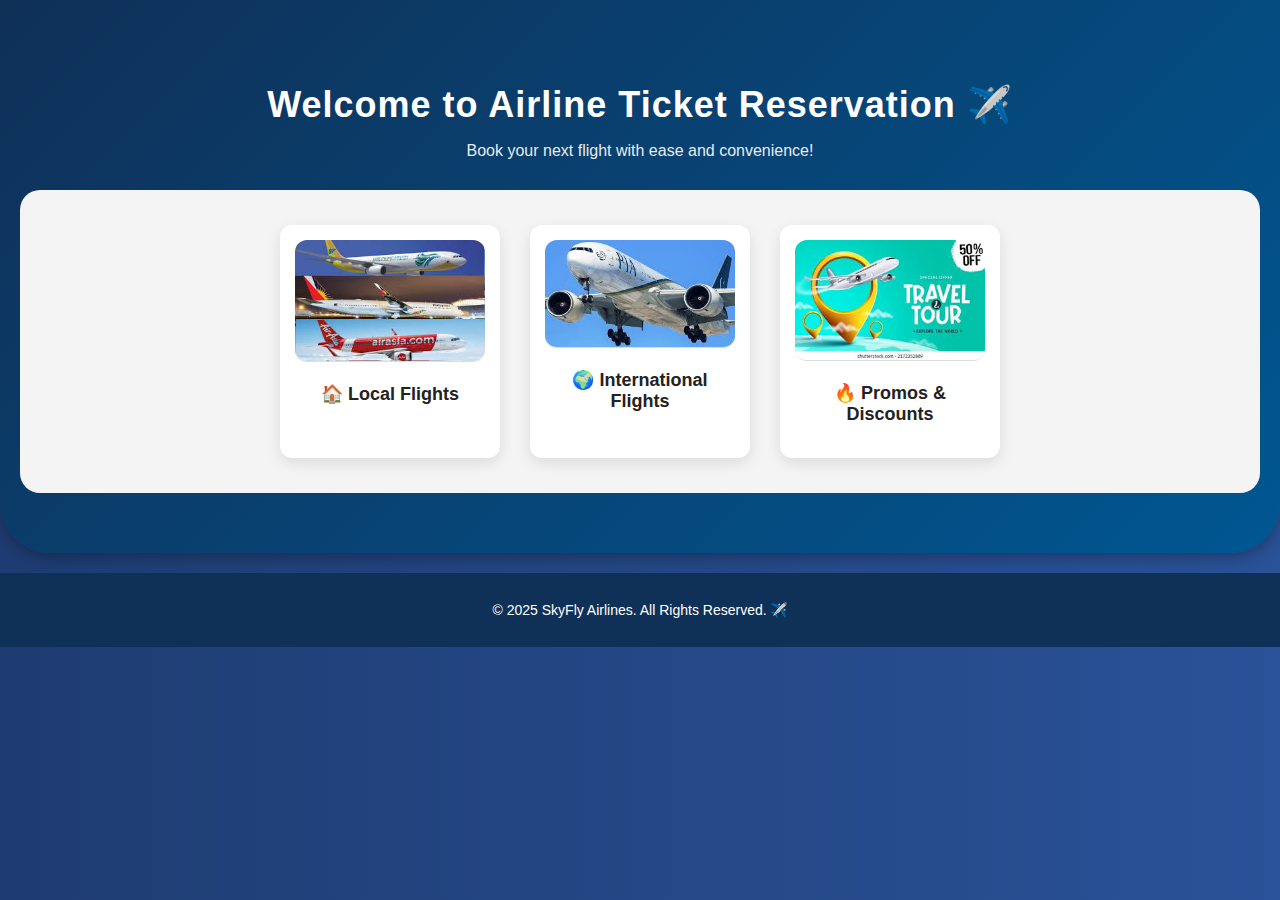
<file: index.html>
<!DOCTYPE html>
<html lang="en">

<head>
    <meta charset="UTF-8">
    <meta name="viewport" content="width=device-width, initial-scale=1.0">
    <title>Welcome to Airline Ticketing</title>
    <style>
        * {
            box-sizing: border-box;
        }

        body {
            font-family: 'Segoe UI', Tahoma, Geneva, Verdana, sans-serif;
            margin: 0;
            padding: 0;
            background: linear-gradient(to right, #1e3c72, #2a5298);
            text-align: center;
            color: white;
        }

        .welcome-container {
            padding: 60px 20px;
            background: linear-gradient(135deg, #0f3057, #005792);
            color: white;
            box-shadow: 0 4px 15px rgba(0, 0, 0, 0.3);
            border-radius: 0 0 50px 50px;
        }

        .welcome-container h1 {
            font-size: 36px;
            margin-bottom: 10px;
            letter-spacing: 1px;
        }

        .welcome-container p {
            font-size: 16px;
            opacity: 0.9;
        }

        .category-container {
            background-color: #f4f4f4;
            display: flex;
            justify-content: center;
            flex-wrap: wrap;
            margin-top: 30px;
            padding: 20px 10px;
            border-radius: 20px;
        }

        .category-item {
            background: white;
            border-radius: 12px;
            padding: 15px;
            margin: 15px;
            text-decoration: none;
            color: #333;
            text-align: center;
            width: 220px;
            max-width: 90%;
            box-shadow: 0 5px 15px rgba(0, 0, 0, 0.1);
            transition: transform 0.3s ease-in-out, box-shadow 0.3s;
        }

        .category-item img {
            width: 100%;
            max-height: 160px;
            object-fit: cover;
            border-bottom: 1px solid #ddd;
            margin-bottom: 12px;
            border-radius: 12px;
        }

        .category-item h3 {
            margin-top: 5px;
            font-size: 18px;
            color: rgb(36, 33, 33);
        }

        .category-item:hover {
            transform: scale(1.05);
            box-shadow: 0 8px 25px rgba(0, 0, 0, 0.2);
            background: #007bff;
            color: white;
        }

        .category-item:active {
            transform: scale(0.98);
        }

        .footer {
            background-color: #0f3057;
            color: white;
            padding: 15px 10px;
            font-size: 14px;
            margin-top: 20px;
        }

        @media (max-width: 768px) {
            .welcome-container h1 {
                font-size: 28px;
            }

            .welcome-container p {
                font-size: 15px;
            }

            .category-container {
                flex-direction: column;
                align-items: center;
            }

            .category-item {
                width: 100%;
                max-width: 350px;
            }

            .category-item img {
                height: auto;
            }
        }
    </style>
</head>

<body>

    <section class="welcome-container">
        <h1>Welcome to Airline Ticket Reservation ✈️</h1>
        <p>Book your next flight with ease and convenience!</p>

        <div class="category-container">
            <a href="local1.html" class="category-item">
                <img src="1.jpg" alt="Local Flights">
                <h3>🏠 Local Flights</h3>
            </a>
            <a href="international1.html" class="category-item">
                <img src="2.jpg" alt="International Flights">
                <h3>🌍 International Flights</h3>
            </a>
            <a href="ins.html" class="category-item">
                <img src="3.jpg" alt="Promos & Discounts">
                <h3>🔥 Promos & Discounts</h3>
            </a>
        </div>
    </section>

    <footer class="footer">
        <p>&copy; 2025 SkyFly Airlines. All Rights Reserved. ✈️</p>
    </footer>

</body>

</html>
</file>
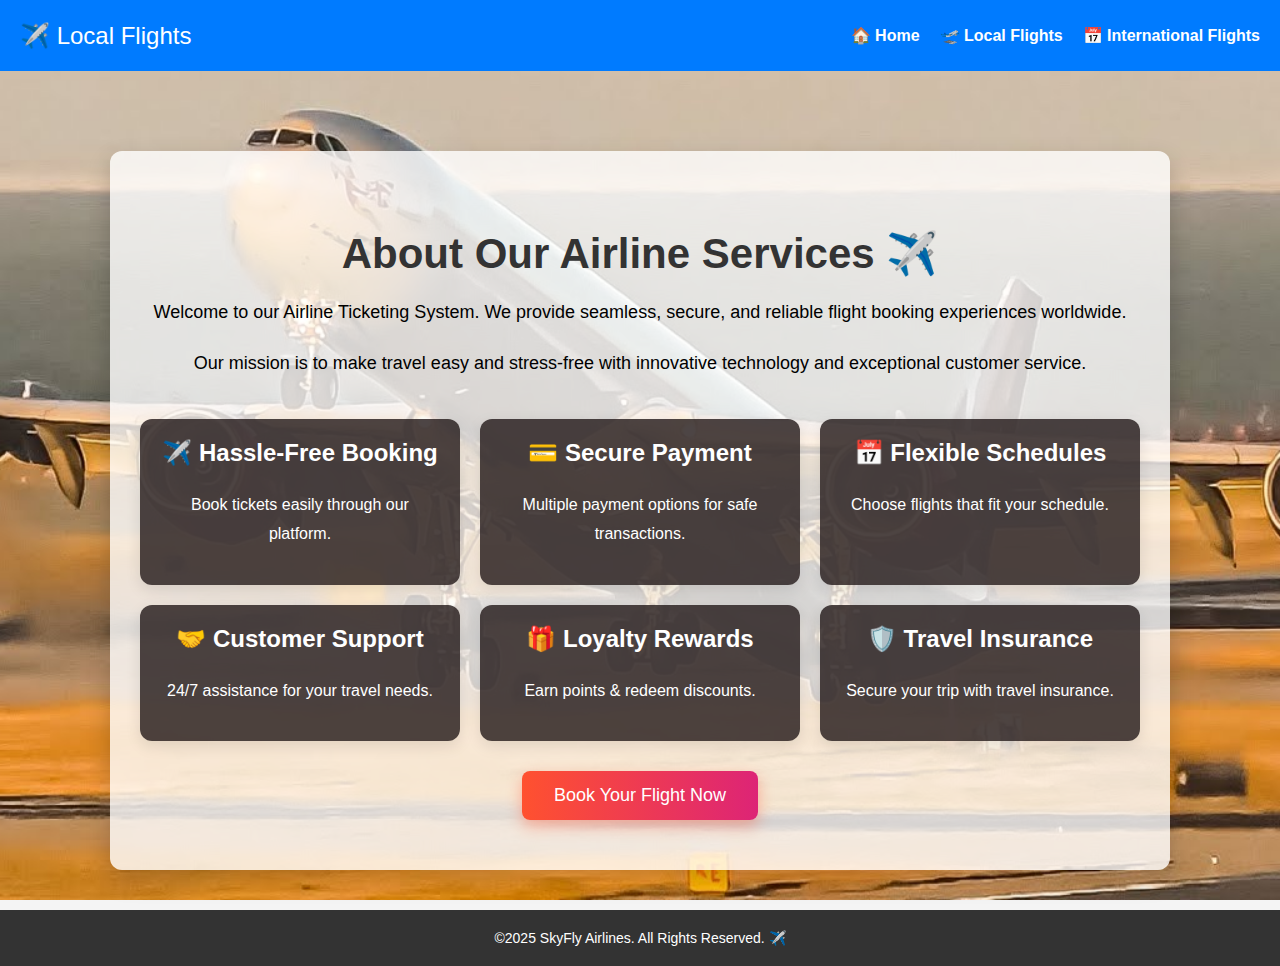
<file: aboutus.html>
<!DOCTYPE html>
<html lang="en">

<head>
    <meta charset="UTF-8">
    <meta name="viewport" content="width=device-width, initial-scale=1.0">
    <title>About Us - Airline Ticketing System</title>
    <link rel="stylesheet" href="about.css">
</head>

<body>
    <nav class="navbar">
        <div class="logo">✈️ Local Flights</div>
        <ul class="nav-links">
            <li><a href="index.html">🏠 Home</a></li>
            <li><a href="local.html">🛫 Local Flights</a></li>
            <li><a href="international.html">📅 International Flights</a></li>
            
        </ul>
    </nav>

    <div class="container">
        <h1>About Our Airline Services ✈️</h1>
        <p>
            Welcome to our Airline Ticketing System. We provide seamless, secure, and reliable
            flight booking experiences worldwide.
        </p>
        <p>
            Our mission is to make travel easy and stress-free with innovative technology and exceptional customer service.
        </p>

        <div class="services">
            <div class="service-box"><h3>✈️ Hassle-Free Booking</h3><p>Book tickets easily through our platform.</p></div>
            <div class="service-box"><h3>💳 Secure Payment</h3><p>Multiple payment options for safe transactions.</p></div>
            <div class="service-box"><h3>📅 Flexible Schedules</h3><p>Choose flights that fit your schedule.</p></div>
            <div class="service-box"><h3>🤝 Customer Support</h3><p>24/7 assistance for your travel needs.</p></div>
            <div class="service-box"><h3>🎁 Loyalty Rewards</h3><p>Earn points & redeem discounts.</p></div>
            <div class="service-box"><h3>🛡️ Travel Insurance</h3><p>Secure your trip with travel insurance.</p></div>
        </div>

        <a href="index.html" class="btn">Book Your Flight Now</a>
    </div>

    <footer>
        &copy;2025 SkyFly Airlines. All Rights Reserved. ✈️
    </footer>
</body>

</html>
</file>
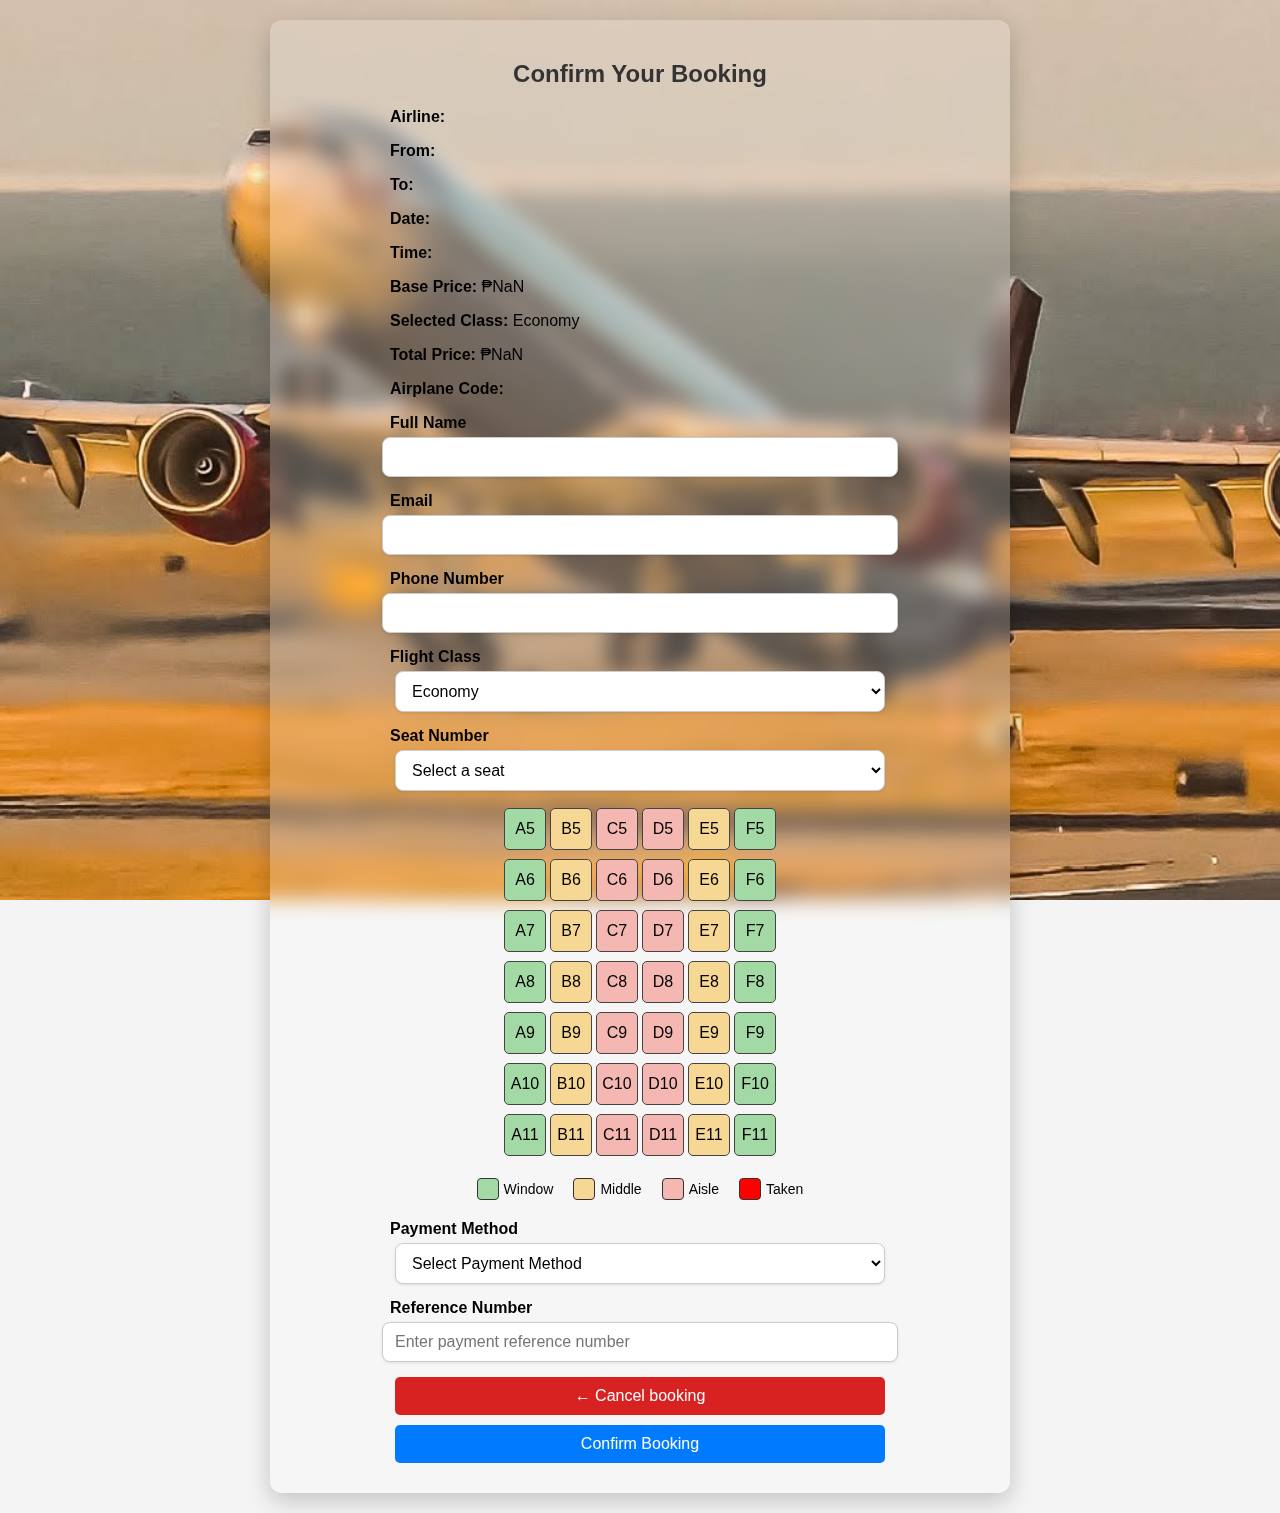
<file: booking.html>
<!DOCTYPE html>
<html lang="en">
<head>
  <meta charset="UTF-8" />
  <meta name="viewport" content="width=device-width, initial-scale=1.0"/>
  <title>Flight Booking</title>
  <style>
    body {
      font-family: Arial, sans-serif;
      background-color: #f4f4f4;
      margin: 0;
      padding: 0;
     
    }
    .bg-container {
      position: fixed;
      top: 0;
      left: 0;
      width: 100%;
      height: 100%;
      z-index: -1;
    }
    .bg-slide {
      position: absolute;
      width: 100%;
      height: 100%;
      background-position: center;
      background-repeat: no-repeat;
      background-size: cover;
      opacity: 0;
      transition: opacity 1s ease-in-out;
    }

    .bg-slide.active {
      opacity: 1;
    }

    .container {
      width: 900px;
      max-width: 700px;
      margin: 20px auto;
      background: rgba(255, 255, 255, 0.2);
      backdrop-filter: blur(10px);
      padding: 20px;
      border-radius: 12px;
      box-shadow: 0 8px 24px rgba(0, 0, 0, 0.2);
    }

    h2 {
      text-align: center;
      color: #333;
    }

    .form-group {
      margin-bottom: 15px;
    }

    label {
      font-weight: bold;
      display: block;
      margin-left: 100px;
    }

    input, select {
      display: block;
      width: 70%;
      padding: 10px 12px;
      margin: 5px auto;
      border: 1px solid #ccc;
      border-radius: 8px;
      font-size: 16px;
      background-color: #fff;
      box-shadow: 0 1px 3px rgba(0, 0, 0, 0.1);
    }

    .btn {
      background-color: #007bff;
      color: white;
      padding: 10px 15px;
      border: none;
      border-radius: 5px;
      cursor: pointer;
      width: 70%;
      display: block;
      margin: 10px auto;
      text-align: center;
      font-size: 16px;
    }

    .back-btn {
      background-color: rgb(216, 34, 34);
      margin-top: 10px;
    }

    .payment-details {
      display: none;
      width: 70%;
      padding: 10px 12px;
      margin: 5px auto;
      border: 1px solid #ccc;
      border-radius: 8px;
      background-color: antiquewhite;
    }

    .seat-row {
      display: flex;
      justify-content: center;
      margin-bottom: 5px;
    }

    .seat {
      width: 40px;
      height: 40px;
      border-radius: 5px;
      margin: 2px;
      text-align: center;
      line-height: 40px;
      border: 1px solid #444;
      cursor: pointer;
    }

    .seat.taken {
      background-color: gray;
      border-color: #666;
      cursor: not-allowed;
      text-decoration: line-through;
      color: red;
      font-weight: bold;
      opacity: 0.8;
    }

    .seat.window { background-color: #a3d9a5; }
    .seat.middle { background-color: #f7d794; }
    .seat.aisle { background-color: #f5b7b1; }

    .legend {
      display: flex;
      justify-content: center;
      margin: 20px 0;
    }

    .legend-item {
      display: flex;
      align-items: center;
      margin: 0 10px;
      font-size: 14px;
    }

    .legend-color {
      width: 20px;
      height: 20px;
      margin-right: 5px;
      border-radius: 4px;
      border: 1px solid #333;
    }

    .window-color { background-color: #a3d9a5; }
    .middle-color { background-color: #f7d794; }
    .aisle-color { background-color: #f5b7b1; }
    .taken-color { background-color: red; }
    #flightDetails{
        margin-left: 100px;
    }
  </style>
</head>
<body>
  <div class="bg-container">
    <div class="bg-slide active" style="background-image: url('4.jpg');"></div>
    <div class="bg-slide" style="background-image: url('5.jpg');"></div>
    <div class="bg-slide" style="background-image: url('6.jpg');"></div>
  </div>
  <div class="container">
    <h2>Confirm Your Booking</h2>
    <div id="flightDetails">
      <p><strong>Airline:</strong> <span id="airLine"></span></p>
      <p><strong>From:</strong> <span id="from"></span></p>
      <p><strong>To:</strong> <span id="to"></span></p>
      <p><strong>Date:</strong> <span id="date"></span></p>
      <p><strong>Time:</strong> <span id="time"></span></p>
      <p><strong>Base Price:</strong> ₱<span id="basePrice"></span></p>
      <p><strong>Selected Class:</strong> <span id="selectedClass">Economy</span></p>
      <p><strong>Total Price:</strong> ₱<span id="totalPrice"></span></p>
      <p><strong>Airplane Code:</strong> <span id="code"></span></p>
    </div>

    <form id="bookingForm">
      <div class="form-group">
        <label for="name">Full Name</label>
        <input type="text" id="name" required />
      </div>
      <div class="form-group">
        <label for="email">Email</label>
        <input type="email" id="email" required />
      </div>
      <div class="form-group">
        <label for="phone">Phone Number</label>
        <input type="tel" id="phone" required />
      </div>
      <div class="form-group">
        <label for="class">Flight Class</label>
        <select id="class" onchange="updatePrice()">
          <option value="Economy">Economy</option>
          <option value="Business">Business</option>
          <option value="First Class">First Class</option>
        </select>
      </div>
      <div class="form-group">
        <label for="seat">Seat Number</label>
        <select id="seat" required>
          <option value="">Select a seat</option>
        </select>
      </div>

      <div id="seatMap"></div>

      <div class="legend">
        <div class="legend-item"><div class="legend-color window-color"></div>Window</div>
        <div class="legend-item"><div class="legend-color middle-color"></div>Middle</div>
        <div class="legend-item"><div class="legend-color aisle-color"></div>Aisle</div>
        <div class="legend-item"><div class="legend-color taken-color"></div>Taken</div>
      </div>

      <div class="form-group">
        <label for="payment">Payment Method</label>
        <select id="payment">
          <option value="">Select Payment Method</option>
          <option value="GCash">GCash</option>
          <option value="Bank Transfer">Bank Transfer</option>
          <option value="PayPal">PayPal</option>
        </select>
      </div>
      <div id="paymentDetails" class="payment-details">
        <p><strong>Send Payment To:</strong></p>
        <p id="paymentInfo"></p>
      </div>
      <div class="form-group">
        <label for="reference">Reference Number</label>
        <input type="text" id="reference" placeholder="Enter payment reference number" required />
      </div>
      <button type="button" class="btn back-btn" onclick="window.location.href='index.html'">← Cancel booking</button>
      <button type="submit" class="btn">Confirm Booking</button>
    </form>
  </div>

  <script>
        const slides = document.querySelectorAll('.bg-slide');
  let current = 0;

  setInterval(() => {
    slides[current].classList.remove('active');
    current = (current + 1) % slides.length;
    slides[current].classList.add('active');
  }, 10000); 

    const params = new URLSearchParams(window.location.search);
    let basePrice = parseFloat(params.get("price"));
    const airplaneCode = params.get("code");
    const storageKey = `bookedSeats_${airplaneCode}`;
    const bookedSeats = JSON.parse(localStorage.getItem(storageKey) || "[]");

    document.getElementById("from").textContent = params.get("from");
    document.getElementById("to").textContent = params.get("to");
    document.getElementById("airLine").textContent = params.get("airLine");
    document.getElementById("date").textContent = params.get("date");
    document.getElementById("time").textContent = params.get("time");
    document.getElementById("basePrice").textContent = basePrice.toFixed(2);
    document.getElementById("totalPrice").textContent = basePrice.toFixed(2);
    document.getElementById("code").textContent = airplaneCode;

    function updatePrice() {
      const selectedClass = document.getElementById("class").value;
      let newPrice = basePrice;

      if (selectedClass === "Business") newPrice *= 1.3;
      else if (selectedClass === "First Class") newPrice *= 1.5;

      document.getElementById("totalPrice").textContent = newPrice.toFixed(2);
      document.getElementById("selectedClass").textContent = selectedClass;

      generateSeatMap(selectedClass);
    }
    // Show payment details based on selection
document.getElementById("payment").addEventListener("change", function () {
  const paymentMethod = this.value;
  const paymentDetails = document.getElementById("paymentDetails");
  const paymentInfo = document.getElementById("paymentInfo");

  if (paymentMethod === "GCash") {
    paymentDetails.style.display = "block";
    paymentInfo.innerHTML = `
      <strong>GCash Number:</strong> 0917-123-4567<br>
      <strong>Account Name:</strong> Juan Dela Cruz
    `;
  } else if (paymentMethod === "Bank Transfer") {
    paymentDetails.style.display = "block";
    paymentInfo.innerHTML = `
      <strong>Bank Name:</strong> BDO<br>
      <strong>Account Number:</strong> 0123-4567-8910<br>
      <strong>Account Name:</strong> Juan Dela Cruz
    `;
  } else if (paymentMethod === "PayPal") {
    paymentDetails.style.display = "block";
    paymentInfo.innerHTML = `
      <strong>PayPal Email:</strong> flights@juandcairlines.com<br>
      <strong>Account Name:</strong> Juan Dela Cruz
    `;
  } else {
    paymentDetails.style.display = "none";
    paymentInfo.innerHTML = "";
  }
});


    function generateSeatMap(selectedClass = "Economy") {
      const seatDropdown = document.getElementById("seat");
      const seatMapContainer = document.getElementById("seatMap");
      seatDropdown.innerHTML = '<option value="">Select a seat</option>';
      seatMapContainer.innerHTML = '';

      const classSections = {
        "First Class": { startRow: 1, endRow: 2 },
        "Business": { startRow: 3, endRow: 4 },
        "Economy": { startRow: 5, endRow: 11 }
      };

      for (let row = classSections[selectedClass].startRow; row <= classSections[selectedClass].endRow; row++) {
        const rowDiv = document.createElement('div');
        rowDiv.classList.add('seat-row');

        for (let letter of ['A', 'B', 'C', 'D', 'E', 'F']) {
          const seatNum = `${letter}${row}`;
          const isTaken = bookedSeats.includes(seatNum);
          const seatDiv = document.createElement('div');
          seatDiv.classList.add('seat', isTaken ? 'taken' : 'available');

          if (["A", "F"].includes(letter)) seatDiv.classList.add("window");
          else if (["B", "E"].includes(letter)) seatDiv.classList.add("middle");
          else if (["C", "D"].includes(letter)) seatDiv.classList.add("aisle");

          seatDiv.textContent = seatNum;

          if (!isTaken) {
            const option = document.createElement("option");
            option.value = seatNum;
            option.textContent = seatNum;
            seatDropdown.appendChild(option);

            seatDiv.addEventListener('click', () => {
              document.getElementById("seat").value = seatNum;
              alert(`You selected seat ${seatNum}`);
            });
          }

          rowDiv.appendChild(seatDiv);
        }

        seatMapContainer.appendChild(rowDiv);
      }
    }

    generateSeatMap();

    document.getElementById("bookingForm").addEventListener("submit", function(event) {
  event.preventDefault();

  const airLine = document.getElementById("airLine").textContent;
  const name = document.getElementById("name").value;
  const email = document.getElementById("email").value;
  const phone = document.getElementById("phone").value;
  const flightClass = document.getElementById("class").value;
  const payment = document.getElementById("payment").value;
  const seat = document.getElementById("seat").value;
  const reference = document.getElementById("reference").value;
  const finalPrice = document.getElementById("totalPrice").textContent;

  if (!payment) return alert("Please select a payment method.");
  if (!reference) return alert("Please enter your payment reference number.");
  if (!seat) return alert("Please select a seat.");

  const confirmationMessage = `Booking Summary:\n\nAir Line: ${airLine}\nName: ${name}\nEmail: ${email}\nPhone: ${phone}\nClass: ${flightClass}\nSeat: ${seat}\nPayment: ${payment}\nReference Number: ${reference}\nTotal Price: ₱${finalPrice}\n\nAre you sure you want to confirm this booking?`;

  const isConfirmed = confirm(confirmationMessage);

  if (!isConfirmed) {
    alert("Booking not confirmed. You may now make edits.");
    return;
  }

  // Save booked seat per airplane
  let updatedSeats = JSON.parse(localStorage.getItem(storageKey) || "[]");
  if (!updatedSeats.includes(seat)) {
    updatedSeats.push(seat);
    localStorage.setItem(storageKey, JSON.stringify(updatedSeats));
  }

  alert("Booking Confirmed!");

  window.location.href = `confirmation.html?airLine=${encodeURIComponent(airLine)}&name=${encodeURIComponent(name)}&email=${encodeURIComponent(email)}&phone=${encodeURIComponent(phone)}&class=${encodeURIComponent(flightClass)}&seat=${encodeURIComponent(seat)}&payment=${encodeURIComponent(payment)}&reference=${encodeURIComponent(reference)}&totalPrice=${encodeURIComponent(finalPrice)}&from=${params.get("from")}&to=${params.get("to")}&date=${params.get("date")}&time=${params.get("time")}&code=${airplaneCode}`;
});

  </script>
</body>
</html>
</file>
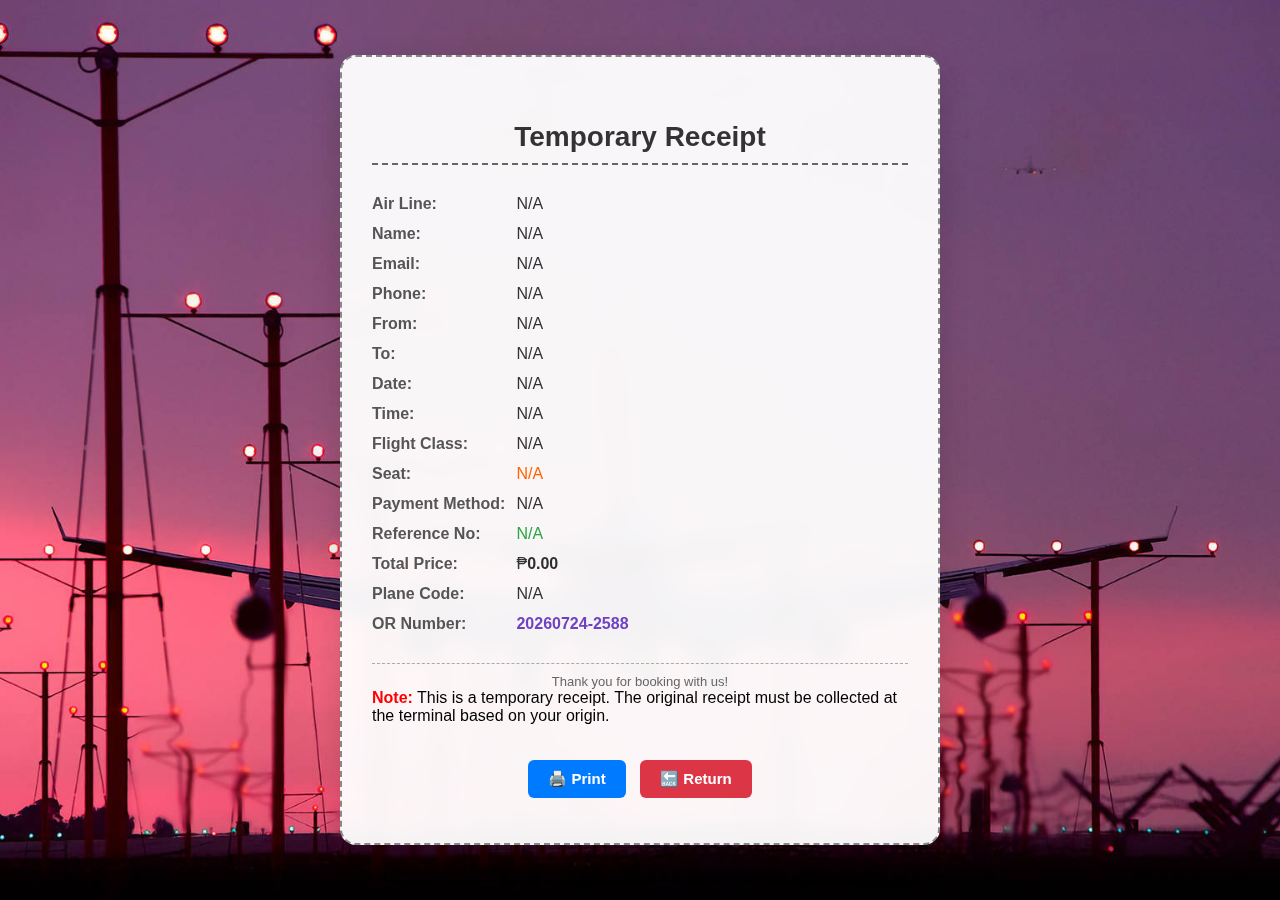
<file: confirmation.html>
<!DOCTYPE html>
<html lang="en">
<head>
  <meta charset="UTF-8" />
  <meta name="viewport" content="width=device-width, initial-scale=1.0"/>
  <title>Booking Confirmation</title>
  <style>
    * {
      box-sizing: border-box;
    }

    body {
      margin: 0;
      padding: 0;
      font-family: 'Segoe UI', Tahoma, Geneva, Verdana, sans-serif;
      background: url('5.jpg') no-repeat center center fixed;
      background-size: cover;
      display: flex;
      justify-content: center;
      align-items: center;
      min-height: 100vh;
    }

    .container {
  background: rgba(255, 255, 255, 0.95);
  padding: 40px 30px;
  border-radius: 16px;
  max-width: 600px;
  width: 70%;
  box-shadow: 0 10px 30px rgba(0, 0, 0, 0.15);
  backdrop-filter: blur(10px);
  border: 2px dashed #888; /* ← changed to dashed and slightly darker for better visibility */
}


    h2 {
      text-align: center;
      color: #333;
      margin-bottom: 30px;
      font-size: 28px;
      border-bottom: 2px dashed #666;
      padding-bottom: 10px;
    }

    .info-group {
      margin: 12px 0;
      font-size: 16px;
      color: #333;
    }

    .info-group strong {
      display: inline-block;
      width: 140px;
      color: #555;
    }

    #reference {
      color: #28a745;
    }

    #seat {
      color: #ff6600;
    }

    #totalPrice {
      font-weight: bold;
      color: #2d2d2d;
    }

    #orNumber {
      color: #6f42c1;
      font-weight: bold;
    }

    .footer-line {
      margin-top: 30px;
      text-align: center;
      font-size: 13px;
      color: #666;
      border-top: 1px dashed #aaa;
      padding-top: 10px;
    }

    .note {
      margin-top: 8px;
      font-size: 13px;
      color: #aa0000;
      text-align: center;
    }

    .button-group {
      text-align: center;
      margin-top: 30px;
    }

    .btn {
      padding: 10px 20px;
      margin: 5px;
      border: none;
      border-radius: 6px;
      font-weight: bold;
      cursor: pointer;
      font-size: 15px;
      transition: all 0.3s ease;
    }

    .print-btn {
      background-color: #007bff;
      color: #fff;
    }

    .print-btn:hover {
      background-color: #0056b3;
    }

    .return-btn {
      background-color: #dc3545;
      color: #fff;
    }

    .return-btn:hover {
      background-color: #b52b3a;
    }

    @media print {
      .btn, .note {
        display: none;
      }

      .container {
        box-shadow: none;
        border: none;
      }
    }

    strong {
      color: red;
    }
  </style>
</head>
<body>
  <div class="container">
    <h2>Temporary Receipt</h2>
    <div class="info-group"><strong>Air Line:</strong> <span id="airLine"></span></div>
    <div class="info-group"><strong>Name:</strong> <span id="name"></span></div>
    <div class="info-group"><strong>Email:</strong> <span id="email"></span></div>
    <div class="info-group"><strong>Phone:</strong> <span id="phone"></span></div>
    <div class="info-group"><strong>From:</strong> <span id="from"></span></div>
    <div class="info-group"><strong>To:</strong> <span id="to"></span></div>
    <div class="info-group"><strong>Date:</strong> <span id="date"></span></div>
    <div class="info-group"><strong>Time:</strong> <span id="time"></span></div>
    <div class="info-group"><strong>Flight Class:</strong> <span id="class"></span></div>
    <div class="info-group"><strong>Seat:</strong> <span id="seat"></span></div>
    <div class="info-group"><strong>Payment Method:</strong> <span id="payment"></span></div>
    <div class="info-group"><strong>Reference No:</strong> <span id="reference"></span></div>
    <div class="info-group"><strong>Total Price:</strong> ₱<span id="totalPrice"></span></div>
    <div class="info-group"><strong>Plane Code:</strong> <span id="code"></span></div>
    <div class="info-group"><strong>OR Number:</strong> <span id="orNumber"></span></div>

    <div class="footer-line">Thank you for booking with us!</div>
    <strong>Note:</strong> This is a temporary receipt. The original receipt must be collected at the terminal based on your origin.

    <div class="button-group">
      <button class="btn print-btn" onclick="printPage()">🖨️ Print</button>
      <button class="btn return-btn" onclick="goBack()">🔙 Return</button>
    </div>
  </div>

  <script>
    const params = new URLSearchParams(window.location.search);

    // Correctly match URL parameter keys
    document.getElementById("airLine").textContent = params.get("airLine") || "N/A";
    document.getElementById("name").textContent = params.get("name") || "N/A";
    document.getElementById("email").textContent = params.get("email") || "N/A";
    document.getElementById("phone").textContent = params.get("phone") || "N/A";
    document.getElementById("from").textContent = params.get("from") || "N/A";
    document.getElementById("to").textContent = params.get("to") || "N/A";
    document.getElementById("date").textContent = params.get("date") || "N/A";
    document.getElementById("time").textContent = params.get("time") || "N/A";
    document.getElementById("class").textContent = params.get("class") || "N/A";
    document.getElementById("seat").textContent = params.get("seat") || "N/A";
    document.getElementById("payment").textContent = params.get("payment") || "N/A";
    document.getElementById("reference").textContent = params.get("reference") || "N/A";
    document.getElementById("totalPrice").textContent = params.get("totalPrice") || "0.00";
    document.getElementById("code").textContent = params.get("code") || "N/A";

    function generateORNumber() {
      const now = new Date();
      const datePart = `${now.getFullYear()}${String(now.getMonth() + 1).padStart(2, '0')}${String(now.getDate()).padStart(2, '0')}`;
      const randomPart = Math.floor(1000 + Math.random() * 9000);
      return `${datePart}-${randomPart}`;
    }

    document.getElementById("orNumber").textContent = generateORNumber();

    function printPage() {
      window.print();
    }

    function goBack() {
      window.location.href = "index.html";
    }
  </script>
</body>
</html>
</file>
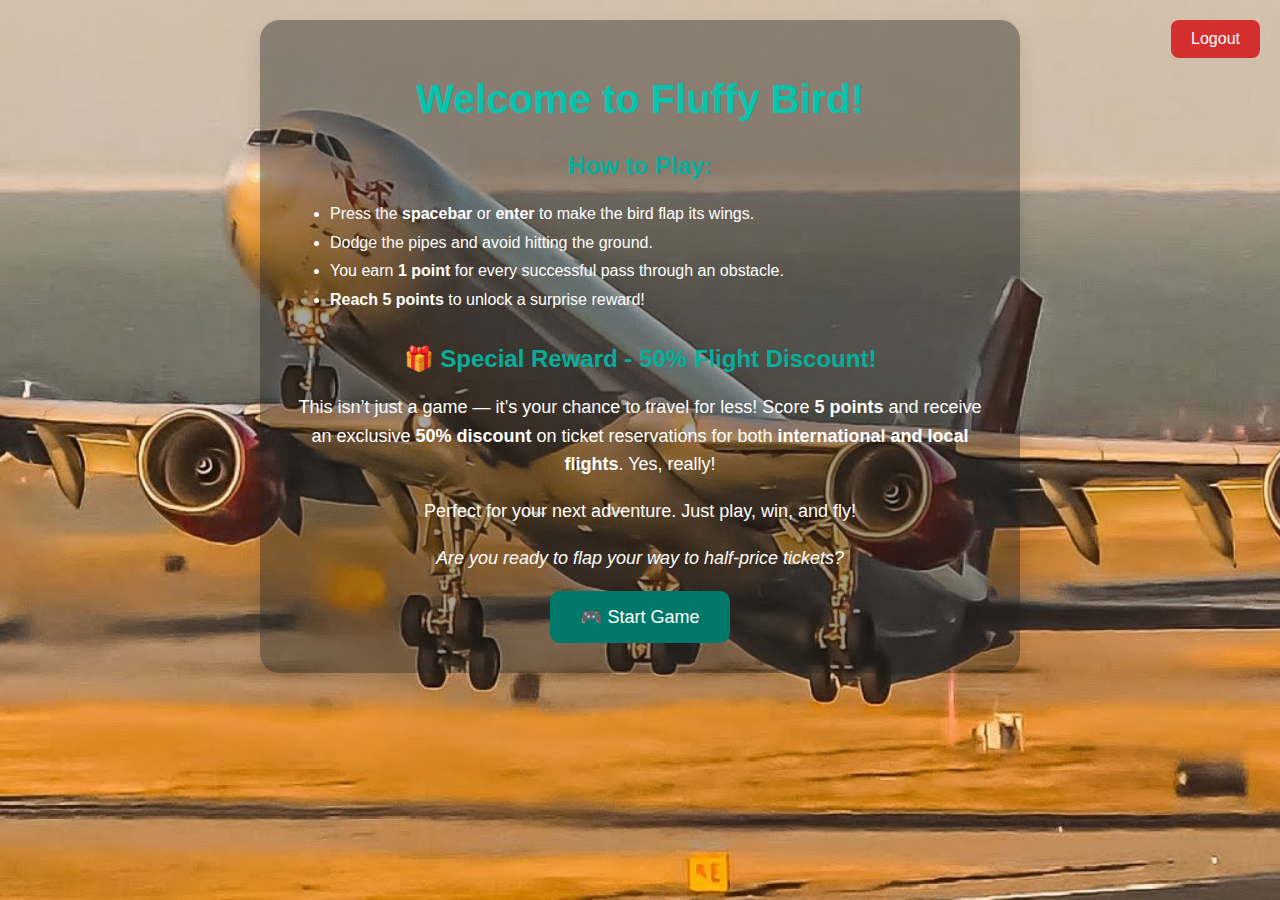
<file: ins.html>
<!DOCTYPE html>
<html lang="en">
<head>
  <meta charset="UTF-8" />
  <meta name="viewport" content="width=device-width, initial-scale=1.0" />
  <title>Fluffy Bird - Instructions</title>
  <style>
    body {
      font-family: 'Segoe UI', Tahoma, Geneva, Verdana, sans-serif;
      background: linear-gradient(#e0f7fa, #ffffff);
      color: #333;
      text-align: center;
      margin: 0;
      padding: 20px;
      background-image: url(4.jpg);
      background-repeat: no-repeat;
      background-position: center;
      background-attachment: fixed;
      background-size: cover;
      color: white;
    }

    .container {
      max-width: 700px;
      margin: auto;
      background: rgba(31, 30, 30, 0.4);
      padding: 30px;
      border-radius: 20px;
      box-shadow: 0 8px 20px rgba(0, 0, 0, 0.1);
    }

    h1 {
      color: #04c4ad;
      font-size: 2.5em;
      margin-bottom: 10px;
    }

    h2 {
      color: #05af9b;
      margin-top: 30px;
    }

    ul {
      text-align: left;
      line-height: 1.8;
    }

    .btn {
      background-color: #00796b;
      color: white;
      padding: 15px 30px;
      border: none;
      border-radius: 10px;
      cursor: pointer;
      font-size: 18px;
      transition: background 0.3s ease;
    }

    .btn:hover {
      background-color: #004d40;
    }

    p {
      font-size: 18px;
      line-height: 1.6;
    }

    /* Logout button styling */
    .logout-btn {
      position: absolute;
      top: 20px;
      right: 20px;
      background-color: #d32f2f;
      color: white;
      border: none;
      padding: 10px 20px;
      border-radius: 8px;
      font-size: 16px;
      cursor: pointer;
      z-index: 999;
      transition: background 0.3s ease;
    }

    .logout-btn:hover {
      background-color: #9a0007;
    }
  </style>
</head>
<body>
  <!-- Logout Button -->
  <button class="logout-btn" onclick="window.location.href='index.html'">Logout</button>

  <div class="container">
    <h1>Welcome to Fluffy Bird!</h1>

    <h2>How to Play:</h2>
    <ul>
      <li>Press the <strong>spacebar</strong> or <strong>enter</strong> to make the bird flap its wings.</li>
      <li>Dodge the pipes and avoid hitting the ground.</li>
      <li>You earn <strong>1 point</strong> for every successful pass through an obstacle.</li>
      <li><strong>Reach 5 points</strong> to unlock a surprise reward!</li>
    </ul>

    <h2>🎁 Special Reward - 50% Flight Discount!</h2>
    <p>This isn’t just a game — it’s your chance to travel for less! Score <strong>5 points</strong> and receive an exclusive <strong>50% discount</strong> on ticket reservations for both <strong>international and local flights</strong>. Yes, really!</p>
    <p>Perfect for your next adventure. Just play, win, and fly!</p>

    <p><em>Are you ready to flap your way to half-price tickets?</em></p>

    <button class="btn" onclick="window.location.href='nardzgaming.html'">🎮 Start Game</button>
  </div>
</body>
</html>
</file>
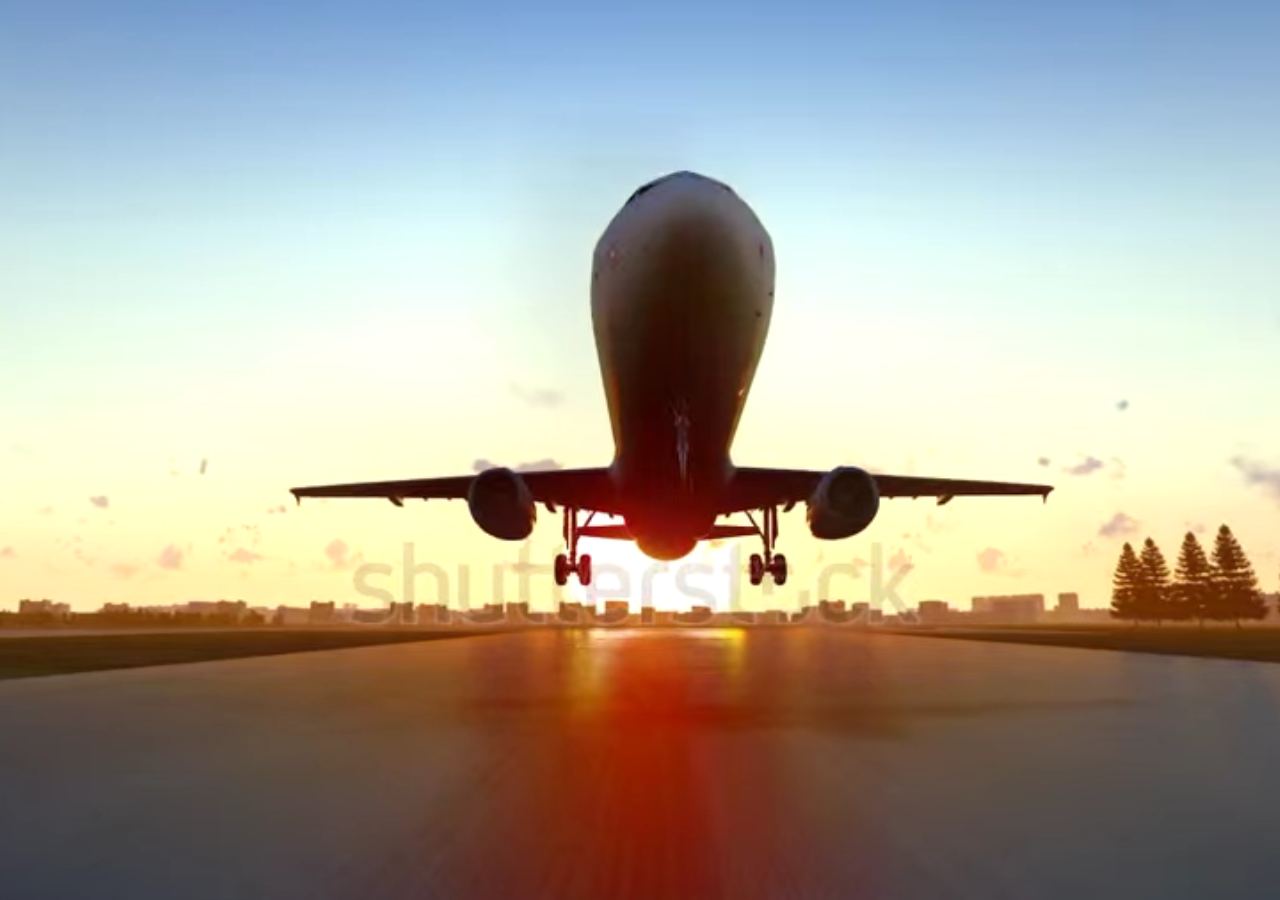
<file: international1.html>
<!DOCTYPE html>
<html lang="en">
<head>
  <meta charset="UTF-8" />
  <meta name="viewport" content="width=device-width, initial-scale=1.0"/>
  <title>Full Screen Video</title>
  <style>
    body, html {
      margin: 0;
      padding: 0;
      height: 100%;
      background-color: black;
    }
    video {
      width: 100%;
      height: 100%;
      object-fit: cover;
      display: block;
    }
  </style>
</head>
<body>
  <video id="introVideo" autoplay muted playsinline>
    <source src="vid2.mp4" type="video/mp4">
    Your browser does not support the video tag.
  </video>

  <script>
    const video = document.getElementById("introVideo");

    // Set playback speed to 2x
    video.playbackRate = 3.0;

    // Go fullscreen once the video starts playing
    video.addEventListener("play", () => {
      if (document.fullscreenElement) return; // Already in fullscreen
      if (video.requestFullscreen) {
        video.requestFullscreen();
      } else if (video.webkitRequestFullscreen) { // Safari
        video.webkitRequestFullscreen();
      } else if (video.msRequestFullscreen) { // IE11
        video.msRequestFullscreen();
      }
    });

    // Redirect after video ends
    video.addEventListener("ended", () => {
      window.location.href = "international.html";
    });
  </script>
</body>
</html>
</file>
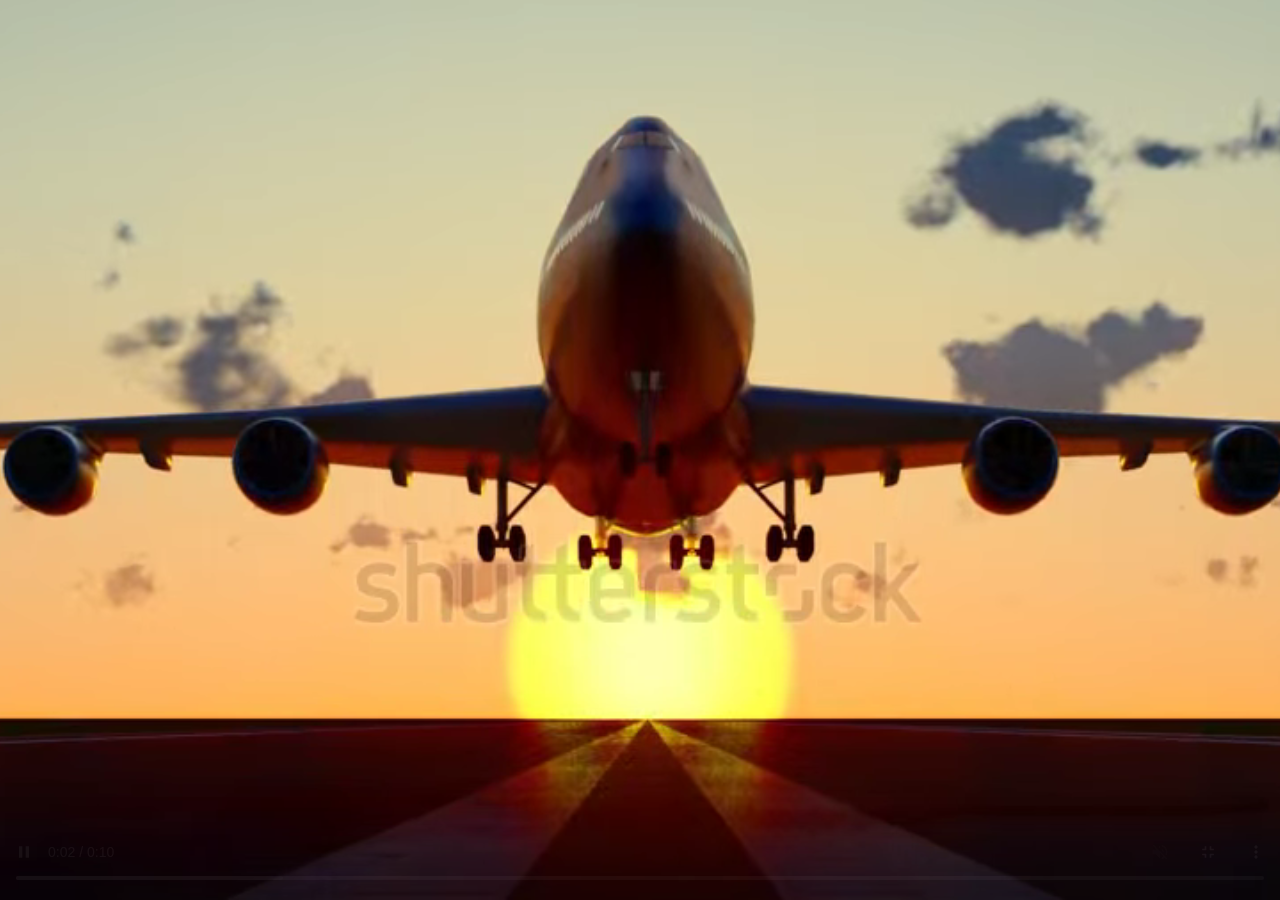
<file: local1.html>
<!DOCTYPE html>
<html lang="en">
<head>
  <meta charset="UTF-8" />
  <meta name="viewport" content="width=device-width, initial-scale=1.0"/>
  <title>Full Screen Video</title>
  <style>
    body, html {
      margin: 0;
      padding: 0;
      height: 100%;
      background-color: black;
    }
    video {
      width: 100%;
      height: 100%;
      object-fit: cover;
      display: block;
    }
  </style>
</head>
<body>
  <video id="introVideo" autoplay muted playsinline>
    <source src="vid.mp4" type="video/mp4">
    Your browser does not support the video tag.
  </video>

  <script>
    const video = document.getElementById("introVideo");

    // Set playback speed to 2x
    video.playbackRate = 4.0;

    // Go fullscreen once the video starts playing
    video.addEventListener("play", () => {
      if (document.fullscreenElement) return; // Already in fullscreen
      if (video.requestFullscreen) {
        video.requestFullscreen();
      } else if (video.webkitRequestFullscreen) { // Safari
        video.webkitRequestFullscreen();
      } else if (video.msRequestFullscreen) { // IE11
        video.msRequestFullscreen();
      }
    });

    // Redirect after video ends
    video.addEventListener("ended", () => {
      window.location.href = "local.html";
    });
  </script>
</body>
</html>
</file>
<file: about.css>
body {
    font-family: 'Segoe UI', Tahoma, Geneva, Verdana, sans-serif;
    background-color: #f4f4f4;
    margin: 0;
    padding: 0;
    background-image: url(4.jpg); 
    background-repeat: no-repeat;
    background-position: center;
    background-attachment: fixed;
    background-size: cover;
}

.navbar {
    background-color: #007bff;
    display: flex;
    justify-content: space-between;
    align-items: center;
    padding: 10px 20px;
}

.navbar .logo {
    color: white;
    font-size: 24px;
}

.nav-links {
    list-style-type: none;
    display: flex;
}

.nav-links li {
    margin-left: 20px;
}

.nav-links li a {
    color: white;
    text-decoration: none;
    font-weight: bold;
    transition: 0.3s;
}

.nav-links li a:hover {
    text-decoration: underline;
}

.container {
    margin-top: 80px;
    text-align: center;
    padding: 50px 30px;
    max-width: 1000px;
    margin-left: auto;
    margin-right: auto;
    background-color: rgba(255, 255, 255, 0.8);
    border-radius: 12px;
    box-shadow: 0 10px 25px rgba(0, 0, 0, 0.2);
    animation: fadeIn 1.2s ease-in-out;
}

h1 {
    color: #333;
    font-size: 42px;
    margin-bottom: 15px;
}

p {
    font-size: 18px;
    line-height: 1.8;
    color: black;
}

.services {
    margin-top: 40px;
    display: grid;
    grid-template-columns: repeat(auto-fit, minmax(260px, 1fr));
    gap: 20px;
}

.service-box {
    background: rgba(32, 23, 23, 0.8);
    padding: 20px;
    border-radius: 12px;
    box-shadow: 0 5px 15px rgba(0, 0, 0, 0.1);
    transition: transform 0.3s ease-in-out, box-shadow 0.3s ease-in-out;
}

.service-box:hover {
    transform: translateY(-10px);
    box-shadow: 0 10px 25px rgba(0, 0, 0, 0.3);
}

.service-box h3 {
    font-size: 24px;
    color: white;
    margin-top: 0;
}

.service-box p {
    font-size: 16px;
    color: white;
}

.btn {
    display: inline-block;
    background: linear-gradient(90deg, #ff512f, #dd2476);
    color: white;
    padding: 14px 32px;
    border-radius: 8px;
    text-decoration: none;
    font-size: 18px;
    margin-top: 30px;
    box-shadow: 0 6px 15px rgba(255, 81, 47, 0.4);
    transition: background 0.3s, transform 0.2s;
    animation: pulse 1.5s infinite;
}

.btn:hover {
    background: linear-gradient(90deg, #dd2476, #ff512f);
    transform: scale(1.05);
}

footer {
    margin-top: 40px;
    padding: 20px;
    background-color: #333;
    color: #fff;
    text-align: center;
    font-size: 14px;
}

@keyframes fadeIn {
    from {
        opacity: 0;
        transform: translateY(-30px);
    }
    to {
        opacity: 1;
        transform: translateY(0);
    }
}

@keyframes pulse {
    0% {
        box-shadow: 0 0 15px rgba(255, 81, 47, 0.4);
    }
    50% {
        box-shadow: 0 0 25px rgba(255, 81, 47, 0.7);
    }
    100% {
        box-shadow: 0 0 15px rgba(255, 81, 47, 0.4);
    }
}

@media (max-width: 768px) {
    .navbar {
        flex-direction: column;
        align-items: center;
    }
    
    .nav-links {
        padding-top: 10px;
    }

    .container {
        padding: 20px;
    }

    h1 {
        font-size: 32px;
    }

    p {
        font-size: 16px;
    }

    .btn {
        width: 100%;
    }
}
</file>
